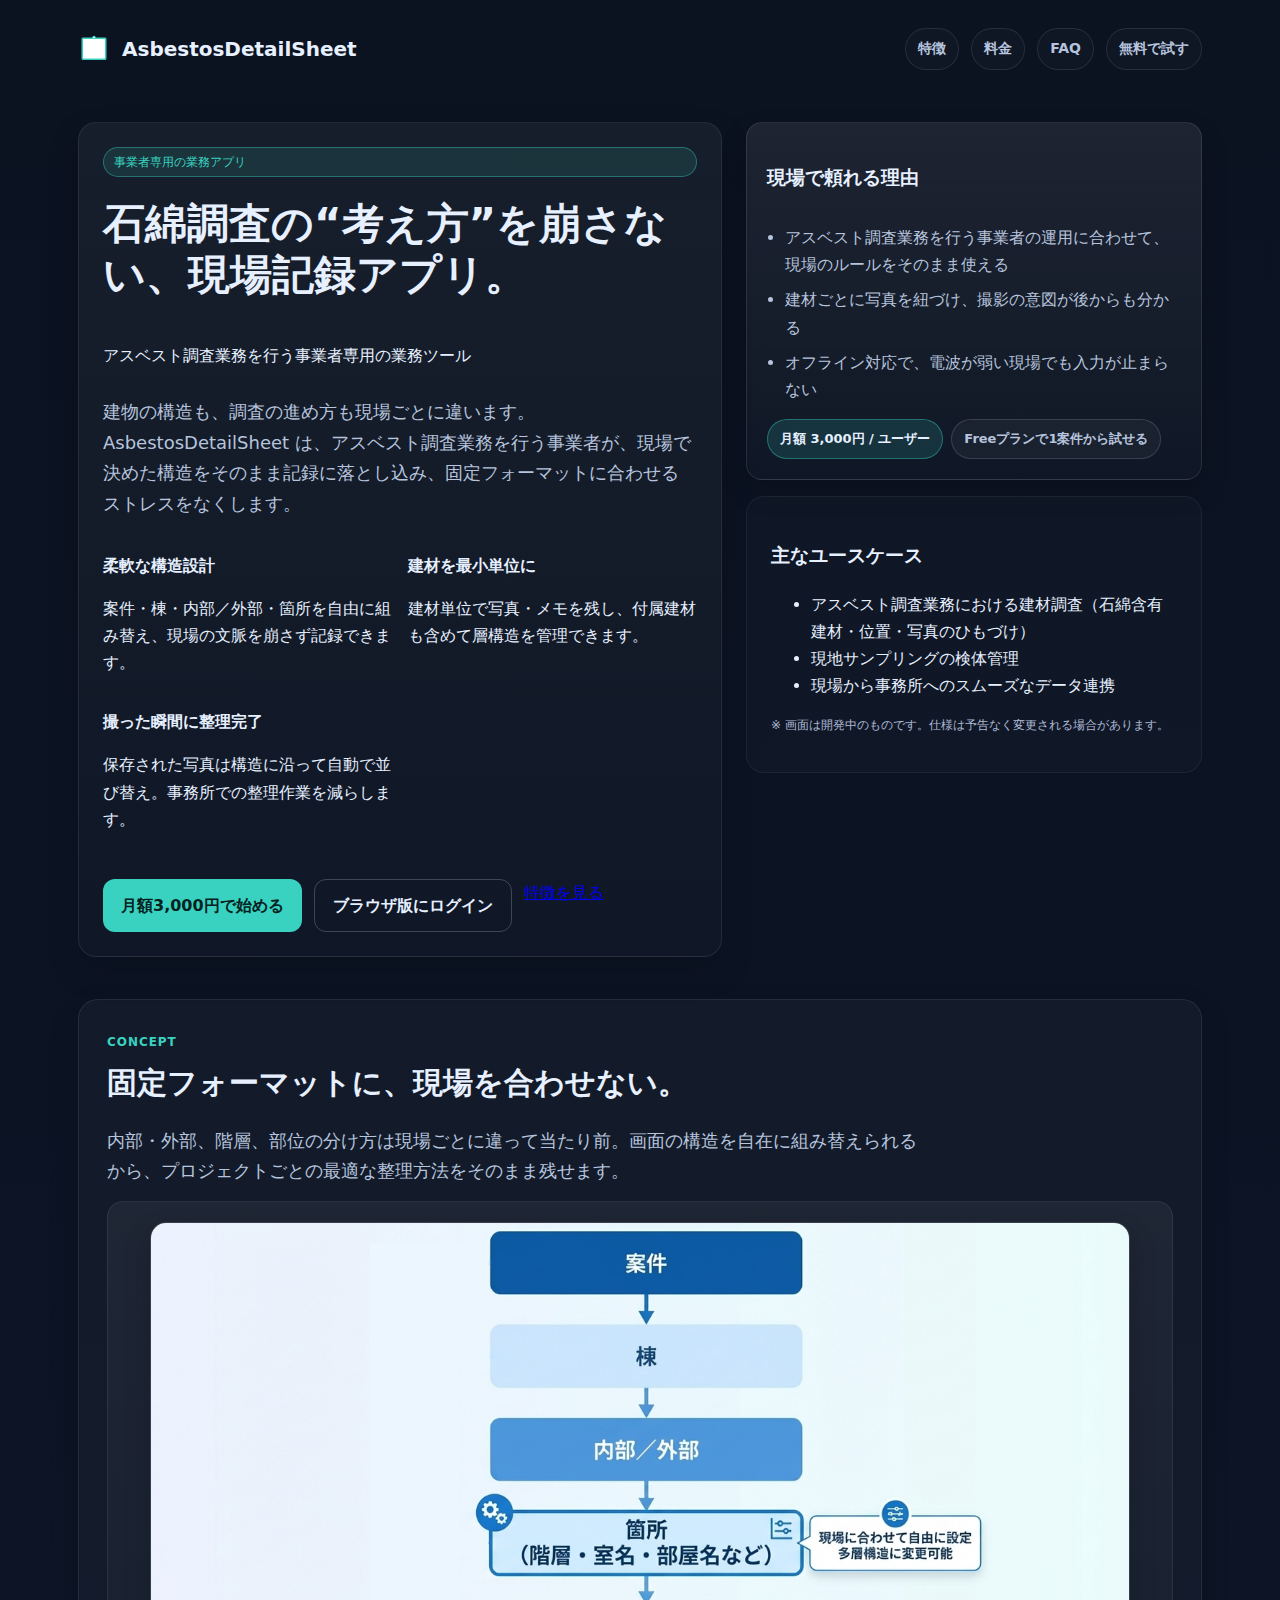
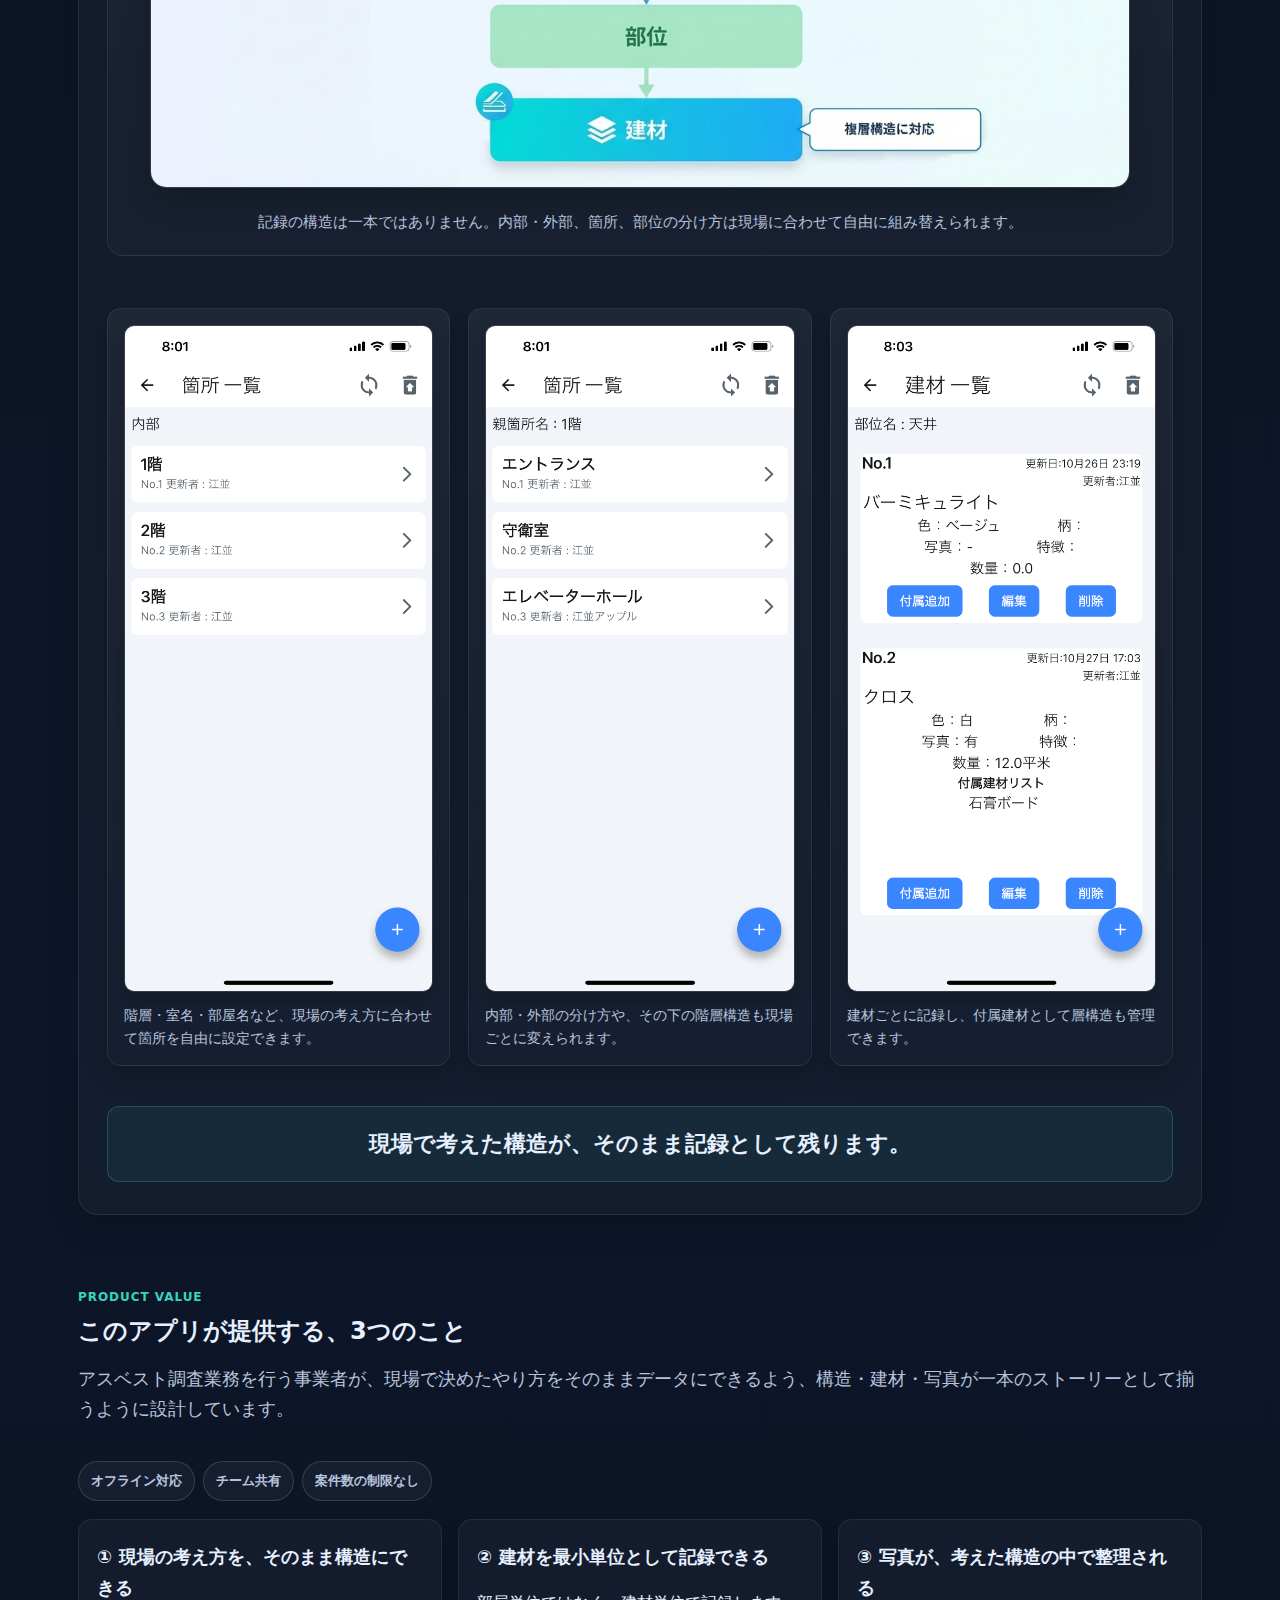
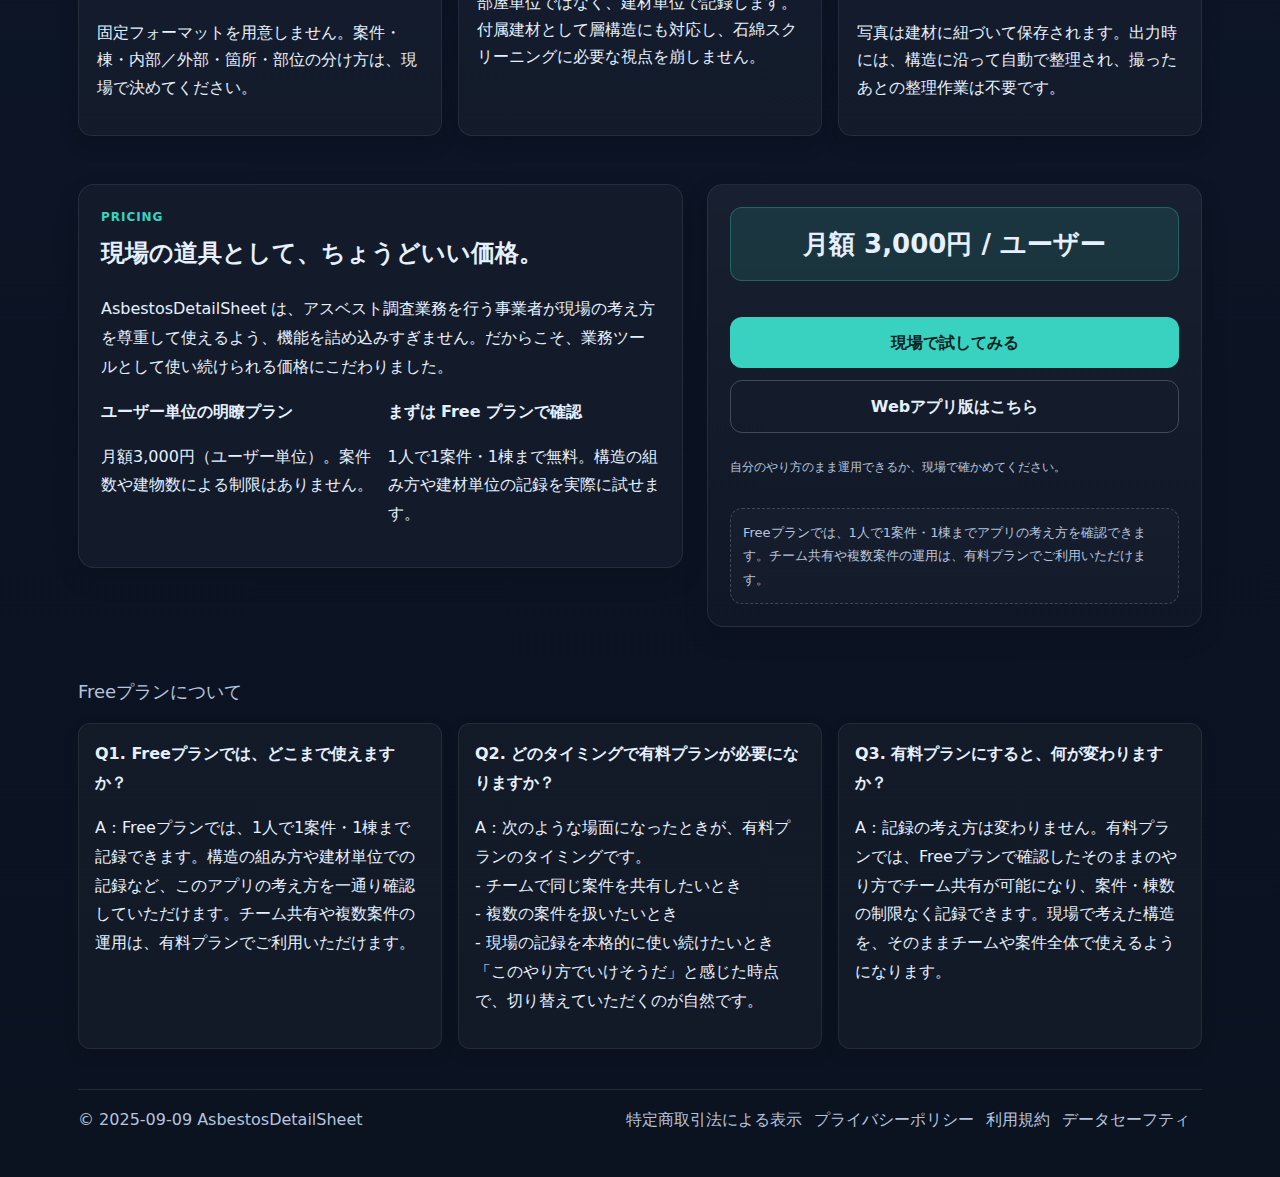
<file: index.html>
<!doctype html><html lang="ja"><head>
<meta charset="utf-8"><meta name="viewport" content="width=device-width, initial-scale=1">
<title>AsbestosDetailSheet | アスベスト調査業務を行う事業者専用の業務ツール</title>
<meta name="description" content="AsbestosDetailSheet は、アスベスト調査業務を行う事業者専用の業務ツールです。オフライン対応・チーム利用で、現場記録から事務所連携までを支援します。">
<link rel="canonical" href="https://asb-screening.com/">
<meta property="og:type" content="website">
<meta property="og:site_name" content="AsbestosDetailSheet">
<meta property="og:title" content="AsbestosDetailSheet">
<meta property="og:description" content="アスベスト調査業務を行う事業者専用の業務ツール。調査・記録・写真管理をスマートに。">
<meta property="og:url" content="https://asb-screening.com/">
<meta property="og:image" content="https://asb-screening.com/assets/ogp.png">
<meta property="og:image:width" content="1200"><meta property="og:image:height" content="630">
<meta name="twitter:card" content="summary_large_image">
<link rel="icon" href="/favicon.ico">
<link rel="apple-touch-icon" href="/apple-touch-icon.png">
<link rel="manifest" href="/site.webmanifest">
<link rel="stylesheet" href="/styles.css">
</head><body>
<div class="container"><header class="header">
  <a class="logo" href="/"><img src="/assets/logo.svg" alt="AsbestosDetailSheet" width="32" height="32">AsbestosDetailSheet</a>
  <nav class="nav"><a href="#features">特徴</a><a href="#pricing">料金</a><a href="#faq">FAQ</a><a href="#cta">無料で試す</a></nav>
</header>
<section class="hero">
  <div class="hero-copy card">
    <span class="badge">事業者専用の業務アプリ</span>
    <h1 class="h1">石綿調査の“考え方”を崩さない、現場記録アプリ。</h1>
    <p class="hero-subtitle">アスベスト調査業務を行う事業者専用の業務ツール</p>
    <p class="lead">建物の構造も、調査の進め方も現場ごとに違います。AsbestosDetailSheet は、アスベスト調査業務を行う事業者が、現場で決めた構造をそのまま記録に落とし込み、固定フォーマットに合わせるストレスをなくします。</p>
    <div class="hero-points">
      <div>
        <div class="hero-label">柔軟な構造設計</div>
        <p>案件・棟・内部／外部・箇所を自由に組み替え、現場の文脈を崩さず記録できます。</p>
      </div>
      <div>
        <div class="hero-label">建材を最小単位に</div>
        <p>建材単位で写真・メモを残し、付属建材も含めて層構造を管理できます。</p>
      </div>
      <div>
        <div class="hero-label">撮った瞬間に整理完了</div>
        <p>保存された写真は構造に沿って自動で並び替え。事務所での整理作業を減らします。</p>
      </div>
    </div>
    <div class="cta"><a class="btn" href="#pricing">月額3,000円で始める</a><a class="btn secondary" href="https://app.asb-screening.com/login" target="_blank" rel="noopener noreferrer">ブラウザ版にログイン</a><a class="text-link" href="#features">特徴を見る</a></div>
  </div>
  <div class="hero-rail">
    <div class="info-card">
      <h3>現場で頼れる理由</h3>
      <ul>
        <li>アスベスト調査業務を行う事業者の運用に合わせて、現場のルールをそのまま使える</li>
        <li>建材ごとに写真を紐づけ、撮影の意図が後からも分かる</li>
        <li>オフライン対応で、電波が弱い現場でも入力が止まらない</li>
      </ul>
      <div class="pill-row">
        <span class="pill">月額 3,000円 / ユーザー</span>
        <span class="pill ghost">Freeプランで1案件から試せる</span>
      </div>
    </div>
    <div class="card quiet-card">
      <h3>主なユースケース</h3>
      <ul>
        <li>アスベスト調査業務における建材調査（石綿含有建材・位置・写真のひもづけ）</li>
        <li>現地サンプリングの検体管理</li>
        <li>現場から事務所へのスムーズなデータ連携</li>
      </ul>
      <p class="notice">※ 画面は開発中のものです。仕様は予告なく変更される場合があります。</p>
    </div>
  </div>
</section>
<section class="diagram-section">
  <div class="diagram-shell">
    <div class="diagram-heading">
      <p class="eyebrow">Concept</p>
      <h2>固定フォーマットに、現場を合わせない。</h2>
      <p class="lead">内部・外部、階層、部位の分け方は現場ごとに違って当たり前。画面の構造を自在に組み替えられるから、プロジェクトごとの最適な整理方法をそのまま残せます。</p>
    </div>
    <div class="concept-wrap">
      <figure class="concept-figure">
        <div class="concept-images">
          <picture>
            <source media="(max-width: 700px)" srcset="/assets/one_draw_phone.png">
            <img src="/assets/one_draw.png" alt="現場の構造を自由に組み替えられる図解" class="concept-main">
          </picture>
        </div>
        <figcaption>記録の構造は一本ではありません。内部・外部、箇所、部位の分け方は現場に合わせて自由に組み替えられます。</figcaption>
      </figure>
    </div>
    <div class="screens">
      <div class="screens-grid">
        <figure class="screen-card">
          <img src="/assets/point_parent.PNG" alt="箇所の階層設定画面">
          <figcaption>階層・室名・部屋名など、現場の考え方に合わせて箇所を自由に設定できます。</figcaption>
        </figure>
        <figure class="screen-card">
          <img src="/assets/point_child.PNG" alt="内部外部の分け方を設定する画面">
          <figcaption>内部・外部の分け方や、その下の階層構造も現場ごとに変えられます。</figcaption>
        </figure>
        <figure class="screen-card">
          <img src="/assets/build_material.PNG" alt="建材ごとの記録画面">
          <figcaption>建材ごとに記録し、付属建材として層構造も管理できます。</figcaption>
        </figure>
      </div>
    </div>
    <div class="diagram-closing">現場で考えた構造が、そのまま記録として残ります。</div>
</div>
</section>
<section id="features" class="three-things">
  <div class="section-top">
    <div>
      <p class="eyebrow">Product Value</p>
      <h2>このアプリが提供する、3つのこと</h2>
      <p class="lead">アスベスト調査業務を行う事業者が、現場で決めたやり方をそのままデータにできるよう、構造・建材・写真が一本のストーリーとして揃うように設計しています。</p>
    </div>
    <div class="pill-row">
      <span class="pill ghost">オフライン対応</span>
      <span class="pill ghost">チーム共有</span>
      <span class="pill ghost">案件数の制限なし</span>
    </div>
  </div>
  <div class="three-grid">
    <div class="feature-card">
      <h3>① 現場の考え方を、そのまま構造にできる</h3>
      <p>固定フォーマットを用意しません。案件・棟・内部／外部・箇所・部位の分け方は、現場で決めてください。</p>
    </div>
    <div class="feature-card">
      <h3>② 建材を最小単位として記録できる</h3>
      <p>部屋単位ではなく、建材単位で記録します。付属建材として層構造にも対応し、石綿スクリーニングに必要な視点を崩しません。</p>
    </div>
    <div class="feature-card">
      <h3>③ 写真が、考えた構造の中で整理される</h3>
      <p>写真は建材に紐づいて保存されます。出力時には、構造に沿って自動で整理され、撮ったあとの整理作業は不要です。</p>
    </div>
  </div>
</section>
<section id="pricing" class="pricing-shell">
  <div class="pricing-copy">
    <p class="eyebrow">Pricing</p>
    <h2>現場の道具として、ちょうどいい価格。</h2>
    <p>AsbestosDetailSheet は、アスベスト調査業務を行う事業者が現場の考え方を尊重して使えるよう、機能を詰め込みすぎません。だからこそ、業務ツールとして使い続けられる価格にこだわりました。</p>
    <div class="price-points">
      <div>
        <h4>ユーザー単位の明瞭プラン</h4>
        <p>月額3,000円（ユーザー単位）。案件数や建物数による制限はありません。</p>
      </div>
      <div>
        <h4>まずは Free プランで確認</h4>
        <p>1人で1案件・1棟まで無料。構造の組み方や建材単位の記録を実際に試せます。</p>
      </div>
    </div>
  </div>
  <div class="pricing-card">
    <div class="price-label">月額 3,000円 / ユーザー</div>
    <div class="cta vertical"><a class="btn" href="#cta" id="cta">現場で試してみる</a><a class="btn secondary" href="https://app.asb-screening.com/login" target="_blank" rel="noopener noreferrer">Webアプリ版はこちら</a><p class="small">自分のやり方のまま運用できるか、現場で確かめてください。</p></div>
    <div class="free-note">Freeプランでは、1人で1案件・1棟までアプリの考え方を確認できます。チーム共有や複数案件の運用は、有料プランでご利用いただけます。</div>
  </div>
</section>
<section id="faq" class="faq">
  <div class="faq-heading">Freeプランについて</div>
  <div class="q"><strong>Q1. Freeプランでは、どこまで使えますか？</strong><p>A：Freeプランでは、1人で1案件・1棟まで記録できます。構造の組み方や建材単位での記録など、このアプリの考え方を一通り確認していただけます。チーム共有や複数案件の運用は、有料プランでご利用いただけます。</p></div>
  <div class="q"><strong>Q2. どのタイミングで有料プランが必要になりますか？</strong><p>A：次のような場面になったときが、有料プランのタイミングです。<br>- チームで同じ案件を共有したいとき<br>- 複数の案件を扱いたいとき<br>- 現場の記録を本格的に使い続けたいとき<br>「このやり方でいけそうだ」と感じた時点で、切り替えていただくのが自然です。</p></div>
  <div class="q"><strong>Q3. 有料プランにすると、何が変わりますか？</strong><p>A：記録の考え方は変わりません。有料プランでは、Freeプランで確認したそのままのやり方でチーム共有が可能になり、案件・棟数の制限なく記録できます。現場で考えた構造を、そのままチームや案件全体で使えるようになります。</p></div>
</section>
<footer class="footer"><div>© 2025-09-09 AsbestosDetailSheet</div>
  <div><a href="/tokutei.html">特定商取引法による表示</a><a href="/privacy.html">プライバシーポリシー</a><a href="/terms.html">利用規約</a><a href="/data-safety.html">データセーフティ</a></div>
</footer></div>
<script defer src="https://static.cloudflareinsights.com/beacon.min.js" data-cf-beacon='{"token":"YOUR_TOKEN"}'></script>
</body></html>
</file>
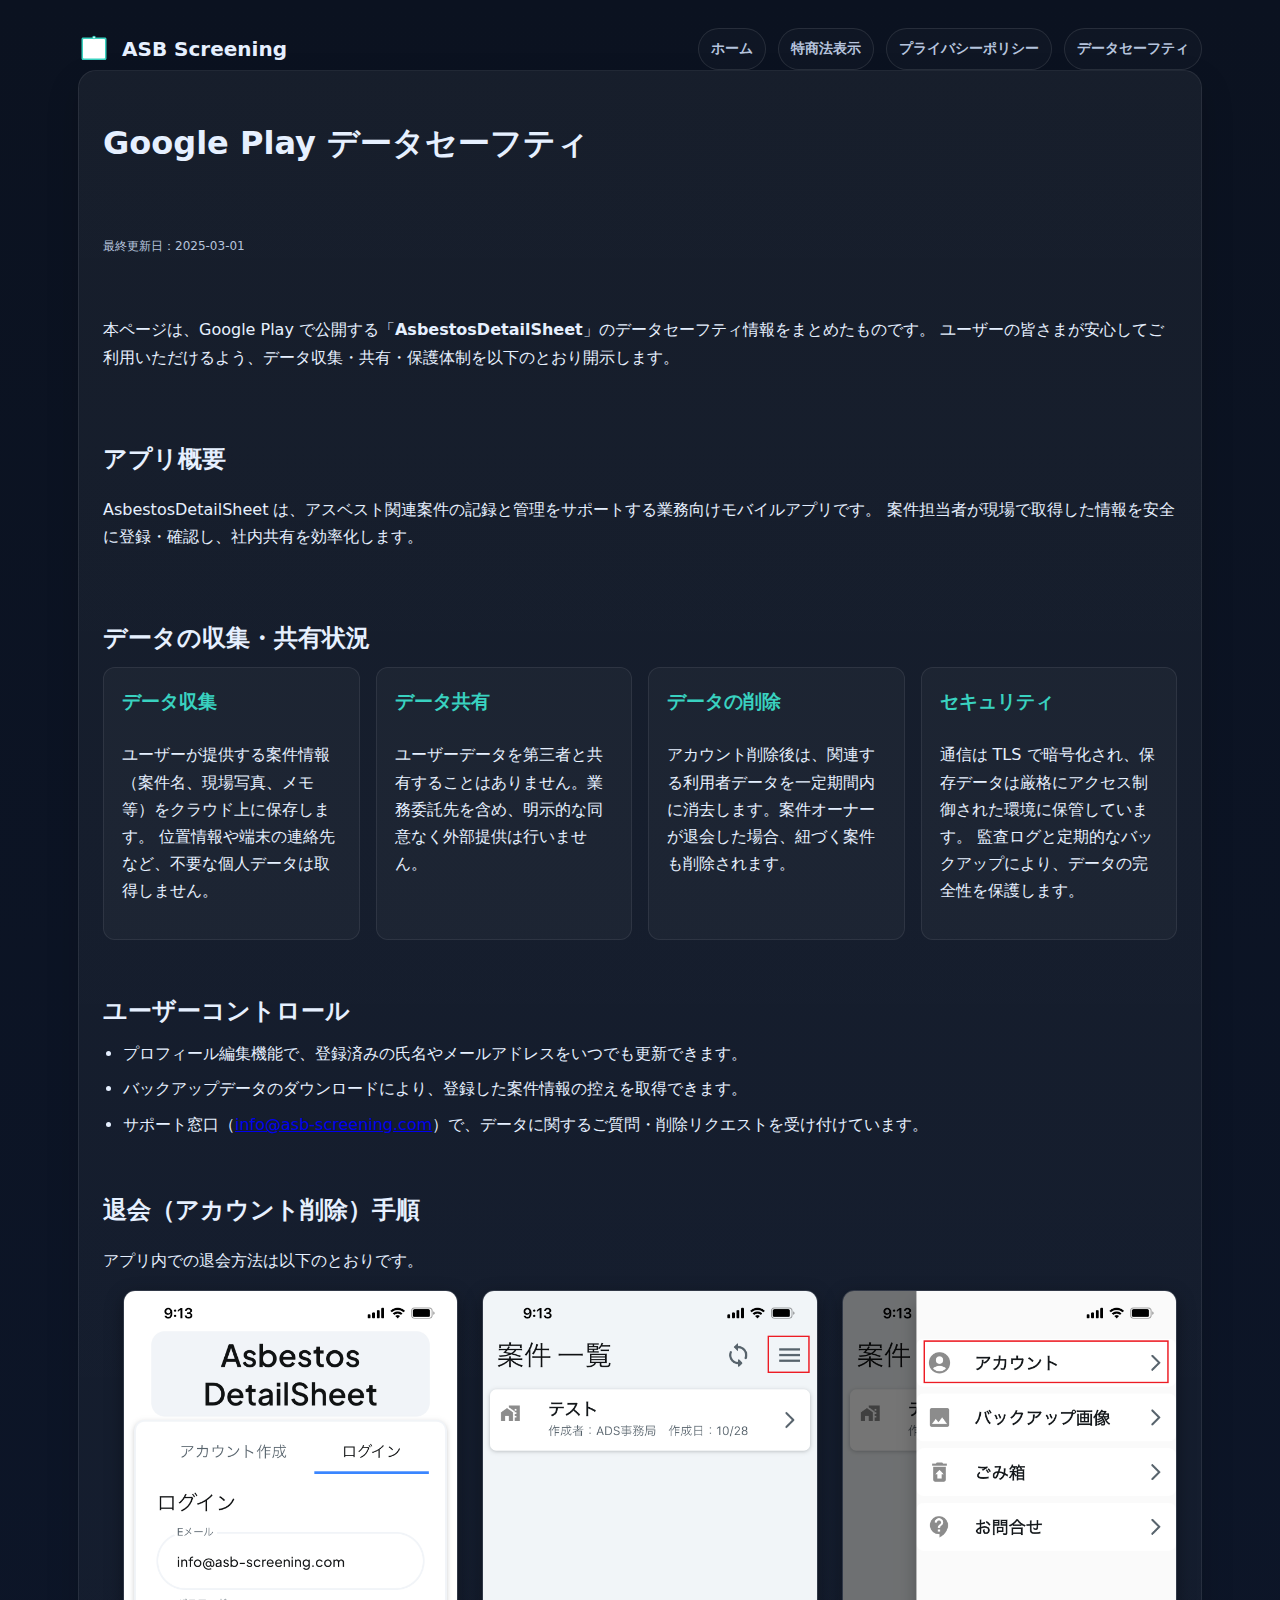
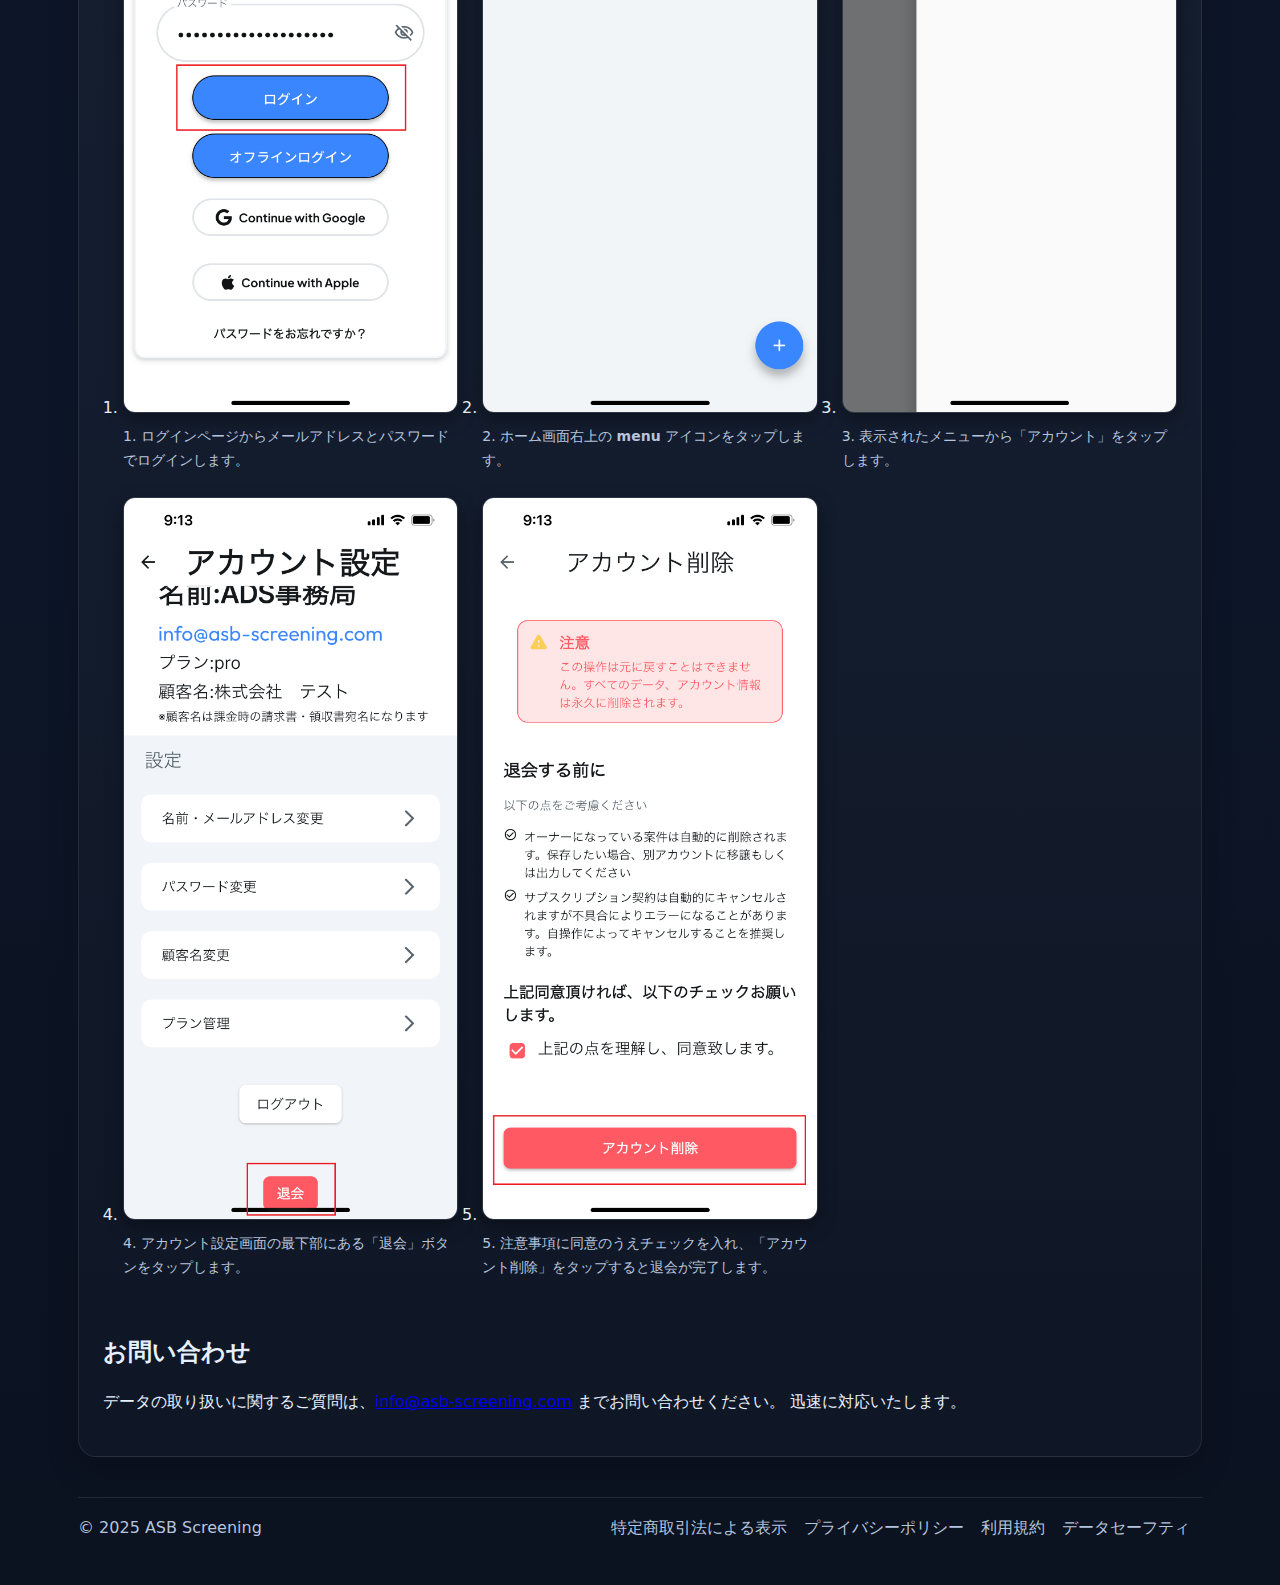
<file: data-safety.html>
<!doctype html>
<html lang="ja">
<head>
  <meta charset="utf-8">
  <meta name="viewport" content="width=device-width, initial-scale=1">
  <title>Google Play データセーフティ | ASB Screening</title>
  <meta name="description" content="AsbestosDetailSheet の Google Play データセーフティ情報とアカウント削除手順を掲載しています。">
  <link rel="canonical" href="https://asb-screening.com/data-safety.html">
  <meta property="og:type" content="website">
  <meta property="og:title" content="ASB Screening データセーフティ">
  <meta property="og:description" content="AsbestosDetailSheet のデータ取り扱い方針とアカウント削除手順を確認できます。">
  <meta property="og:url" content="https://asb-screening.com/data-safety.html">
  <link rel="icon" href="/assets/logo.svg" type="image/svg+xml">
  <link rel="stylesheet" href="/styles.css">
</head>
<body>
  <div class="container">
    <header class="header">
      <a class="logo" href="/"><img src="/assets/logo.svg" width="32" height="32" alt="ASB">ASB Screening</a>
      <nav class="nav">
        <a href="/">ホーム</a>
        <a href="/tokutei.html">特商法表示</a>
        <a href="/privacy.html">プライバシーポリシー</a>
        <a href="/data-safety.html" aria-current="page">データセーフティ</a>
      </nav>
    </header>

    <main class="card safety">
      <h1>Google Play データセーフティ</h1>
      <p class="small">最終更新日：2025-03-01</p>
      <p>本ページは、Google Play で公開する「<strong>AsbestosDetailSheet</strong>」のデータセーフティ情報をまとめたものです。
        ユーザーの皆さまが安心してご利用いただけるよう、データ収集・共有・保護体制を以下のとおり開示します。</p>

      <section class="safety-section">
        <h2>アプリ概要</h2>
        <p>AsbestosDetailSheet は、アスベスト関連案件の記録と管理をサポートする業務向けモバイルアプリです。
          案件担当者が現場で取得した情報を安全に登録・確認し、社内共有を効率化します。</p>
      </section>

      <section class="safety-section">
        <h2>データの収集・共有状況</h2>
        <div class="safety-grid">
          <article class="safety-card">
            <h3>データ収集</h3>
            <p>ユーザーが提供する案件情報（案件名、現場写真、メモ等）をクラウド上に保存します。
              位置情報や端末の連絡先など、不要な個人データは取得しません。</p>
          </article>
          <article class="safety-card">
            <h3>データ共有</h3>
            <p>ユーザーデータを第三者と共有することはありません。業務委託先を含め、明示的な同意なく外部提供は行いません。</p>
          </article>
          <article class="safety-card">
            <h3>データの削除</h3>
            <p>アカウント削除後は、関連する利用者データを一定期間内に消去します。案件オーナーが退会した場合、紐づく案件も削除されます。</p>
          </article>
          <article class="safety-card">
            <h3>セキュリティ</h3>
            <p>通信は TLS で暗号化され、保存データは厳格にアクセス制御された環境に保管しています。
              監査ログと定期的なバックアップにより、データの完全性を保護します。</p>
          </article>
        </div>
      </section>

      <section class="safety-section">
        <h2>ユーザーコントロール</h2>
        <ul class="safety-list">
          <li>プロフィール編集機能で、登録済みの氏名やメールアドレスをいつでも更新できます。</li>
          <li>バックアップデータのダウンロードにより、登録した案件情報の控えを取得できます。</li>
          <li>サポート窓口（<a href="mailto:info@asb-screening.com">info@asb-screening.com</a>）で、データに関するご質問・削除リクエストを受け付けています。</li>
        </ul>
      </section>

      <section class="safety-section" id="account-deletion">
        <h2>退会（アカウント削除）手順</h2>
        <p>アプリ内での退会方法は以下のとおりです。</p>
        <ol class="step-list">
          <li>
            <figure>
              <img src="/assets/01_login.PNG" width="360" height="640" loading="lazy" alt="ログイン画面でメールアドレスとパスワードを入力し、ログインボタンをタップする画面">
              <figcaption>1. ログインページからメールアドレスとパスワードでログインします。</figcaption>
            </figure>
          </li>
          <li>
            <figure>
              <img src="/assets/02_home.PNG" width="360" height="640" loading="lazy" alt="ホーム画面右上のメニューアイコンを強調表示した画面">
              <figcaption>2. ホーム画面右上の <span class="bold">menu</span> アイコンをタップします。</figcaption>
            </figure>
          </li>
          <li>
            <figure>
              <img src="/assets/03_homemenu.PNG" width="360" height="640" loading="lazy" alt="メニューからアカウントを選択する画面">
              <figcaption>3. 表示されたメニューから「アカウント」をタップします。</figcaption>
            </figure>
          </li>
          <li>
            <figure>
              <img src="/assets/04_account.PNG" width="360" height="640" loading="lazy" alt="アカウント設定ページの退会ボタンを示す画面">
              <figcaption>4. アカウント設定画面の最下部にある「退会」ボタンをタップします。</figcaption>
            </figure>
          </li>
          <li>
            <figure>
              <img src="/assets/05_deleteMyAccount.PNG" width="360" height="640" loading="lazy" alt="退会ページで同意にチェックを入れてアカウント削除する画面">
              <figcaption>5. 注意事項に同意のうえチェックを入れ、「アカウント削除」をタップすると退会が完了します。</figcaption>
            </figure>
          </li>
        </ol>
      </section>

      <section class="safety-section">
        <h2>お問い合わせ</h2>
        <p>データの取り扱いに関するご質問は、<a href="mailto:info@asb-screening.com">info@asb-screening.com</a> までお問い合わせください。
          迅速に対応いたします。</p>
      </section>
    </main>

    <footer class="footer">
      <div>© 2025 ASB Screening</div>
      <div>
        <a href="/tokutei.html">特定商取引法による表示</a>
        <a href="/privacy.html">プライバシーポリシー</a>
        <a href="/terms.html">利用規約</a>
        <a href="/data-safety.html" aria-current="page">データセーフティ</a>
      </div>
    </footer>
  </div>

  <script defer src="https://static.cloudflareinsights.com/beacon.min.js"
          data-cf-beacon='{"token":"YOUR_TOKEN"}'></script>
</body>
</html>
</file>
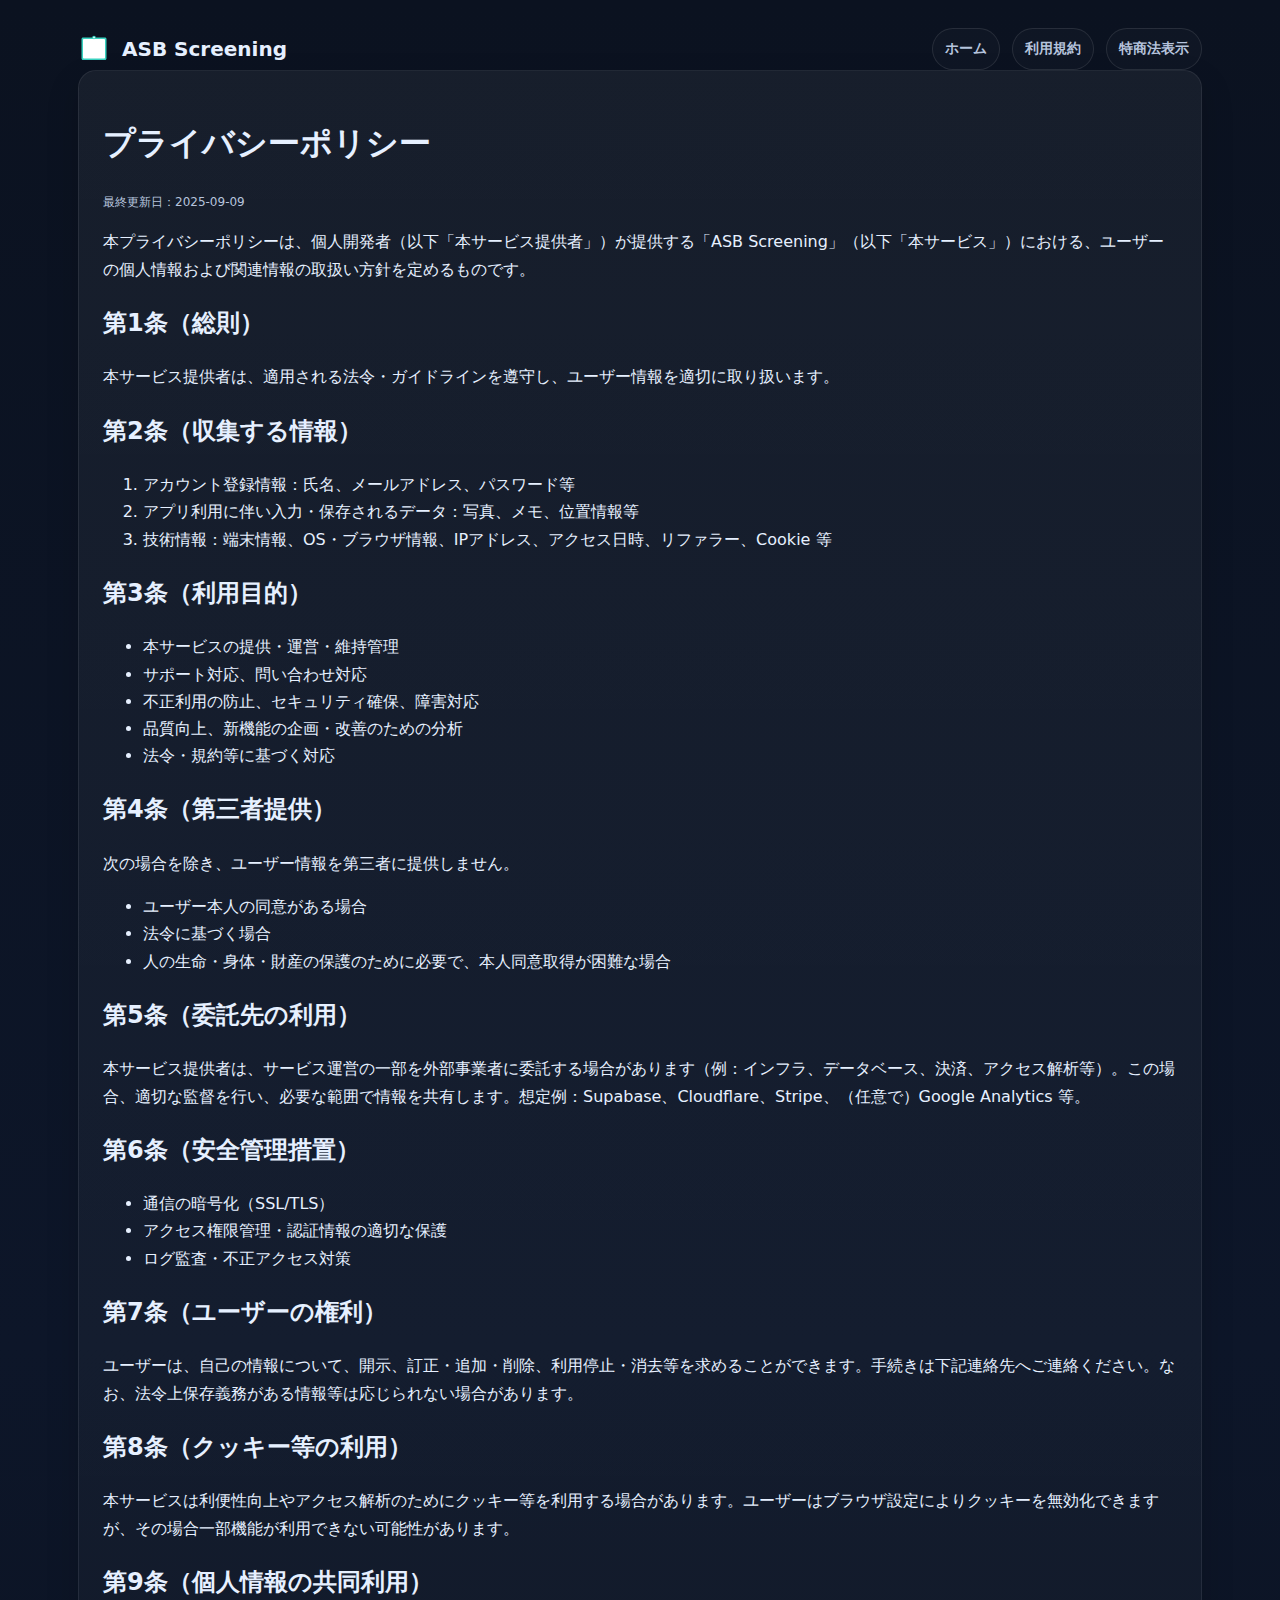
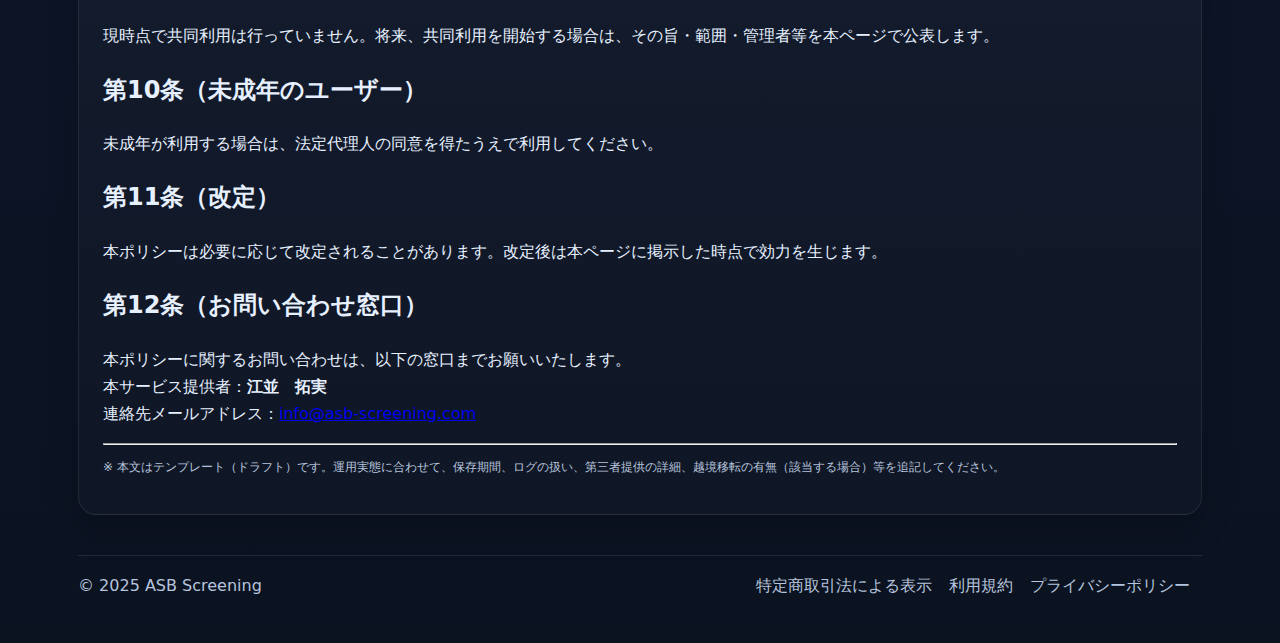
<file: privacy.html>
<!doctype html>
<html lang="ja">
<head>
  <meta charset="utf-8">
  <meta name="viewport" content="width=device-width, initial-scale=1">
  <title>プライバシーポリシー | ASB Screening</title>
  <meta name="description" content="ASB Screening のプライバシーポリシーです。">
  <link rel="canonical" href="https://asb-screening.com/privacy.html">
  <meta property="og:type" content="website">
  <meta property="og:title" content="ASB Screening プライバシーポリシー">
  <meta property="og:description" content="ASB Screening のプライバシーポリシーです。">
  <meta property="og:url" content="https://asb-screening.com/privacy.html">
  <link rel="icon" href="/assets/logo.svg" type="image/svg+xml">
  <link rel="stylesheet" href="/styles.css">
</head>
<body>
  <div class="container">
    <header class="header">
      <a class="logo" href="/"><img src="/assets/logo.svg" width="32" height="32" alt="ASB">ASB Screening</a>
      <nav class="nav">
        <a href="/">ホーム</a>
        <a href="/terms.html">利用規約</a>
        <a href="/tokutei.html">特商法表示</a>
      </nav>
    </header>

    <main class="card">
      <h1>プライバシーポリシー</h1>
      <p class="small">最終更新日：2025-09-09</p>
      <p>本プライバシーポリシーは、個人開発者（以下「本サービス提供者」）が提供する「ASB Screening」（以下「本サービス」）における、ユーザーの個人情報および関連情報の取扱い方針を定めるものです。</p>

      <h2>第1条（総則）</h2>
      <p>本サービス提供者は、適用される法令・ガイドラインを遵守し、ユーザー情報を適切に取り扱います。</p>

      <h2>第2条（収集する情報）</h2>
      <ol>
        <li>アカウント登録情報：氏名、メールアドレス、パスワード等</li>
        <li>アプリ利用に伴い入力・保存されるデータ：写真、メモ、位置情報等</li>
        <li>技術情報：端末情報、OS・ブラウザ情報、IPアドレス、アクセス日時、リファラー、Cookie 等</li>
      </ol>

      <h2>第3条（利用目的）</h2>
      <ul>
        <li>本サービスの提供・運営・維持管理</li>
        <li>サポート対応、問い合わせ対応</li>
        <li>不正利用の防止、セキュリティ確保、障害対応</li>
        <li>品質向上、新機能の企画・改善のための分析</li>
        <li>法令・規約等に基づく対応</li>
      </ul>

      <h2>第4条（第三者提供）</h2>
      <p>次の場合を除き、ユーザー情報を第三者に提供しません。</p>
      <ul>
        <li>ユーザー本人の同意がある場合</li>
        <li>法令に基づく場合</li>
        <li>人の生命・身体・財産の保護のために必要で、本人同意取得が困難な場合</li>
      </ul>

      <h2>第5条（委託先の利用）</h2>
      <p>本サービス提供者は、サービス運営の一部を外部事業者に委託する場合があります（例：インフラ、データベース、決済、アクセス解析等）。この場合、適切な監督を行い、必要な範囲で情報を共有します。想定例：Supabase、Cloudflare、Stripe、（任意で）Google Analytics 等。</p>

      <h2>第6条（安全管理措置）</h2>
      <ul>
        <li>通信の暗号化（SSL/TLS）</li>
        <li>アクセス権限管理・認証情報の適切な保護</li>
        <li>ログ監査・不正アクセス対策</li>
      </ul>

      <h2>第7条（ユーザーの権利）</h2>
      <p>ユーザーは、自己の情報について、開示、訂正・追加・削除、利用停止・消去等を求めることができます。手続きは下記連絡先へご連絡ください。なお、法令上保存義務がある情報等は応じられない場合があります。</p>

      <h2>第8条（クッキー等の利用）</h2>
      <p>本サービスは利便性向上やアクセス解析のためにクッキー等を利用する場合があります。ユーザーはブラウザ設定によりクッキーを無効化できますが、その場合一部機能が利用できない可能性があります。</p>

      <h2>第9条（個人情報の共同利用）</h2>
      <p>現時点で共同利用は行っていません。将来、共同利用を開始する場合は、その旨・範囲・管理者等を本ページで公表します。</p>

      <h2>第10条（未成年のユーザー）</h2>
      <p>未成年が利用する場合は、法定代理人の同意を得たうえで利用してください。</p>

      <h2>第11条（改定）</h2>
      <p>本ポリシーは必要に応じて改定されることがあります。改定後は本ページに掲示した時点で効力を生じます。</p>

      <h2>第12条（お問い合わせ窓口）</h2>
      <p>本ポリシーに関するお問い合わせは、以下の窓口までお願いいたします。<br>
        本サービス提供者：<strong>江並　拓実</strong><br>
        連絡先メールアドレス：<a href="mailto:info@asb-screening.com">info@asb-screening.com</a>
      </p>

      <hr>
      <p class="small">※ 本文はテンプレート（ドラフト）です。運用実態に合わせて、保存期間、ログの扱い、第三者提供の詳細、越境移転の有無（該当する場合）等を追記してください。</p>
    </main>

    <footer class="footer">
      <div>© 2025 ASB Screening</div>
      <div>
        <a href="/tokutei.html">特定商取引法による表示</a>
        <a href="/terms.html">利用規約</a>
        <a href="/privacy.html" aria-current="page">プライバシーポリシー</a>
      </div>
    </footer>
  </div>

  <!-- （任意）Cloudflare Web Analytics。運用時は token を差し替え -->
  <script defer src="https://static.cloudflareinsights.com/beacon.min.js"
          data-cf-beacon='{"token":"YOUR_TOKEN"}'></script>
</body>
</html>
</file>
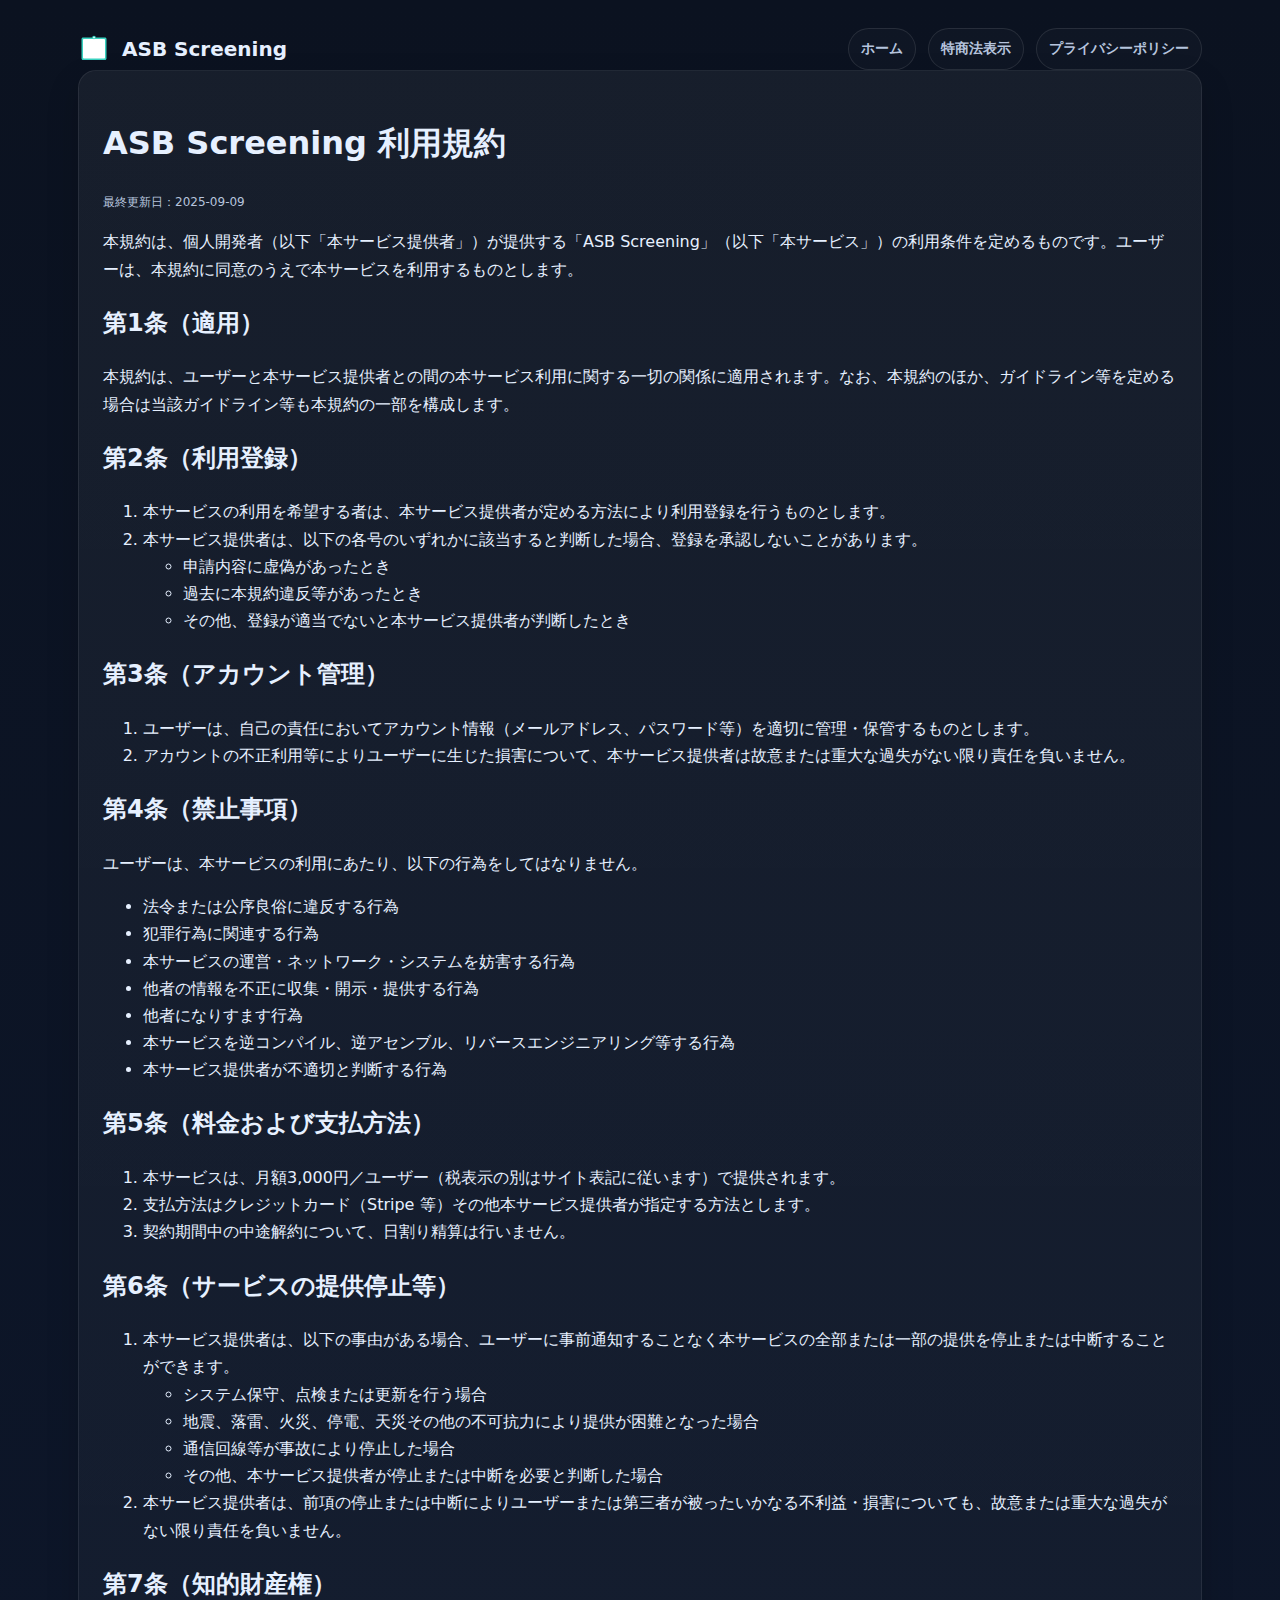
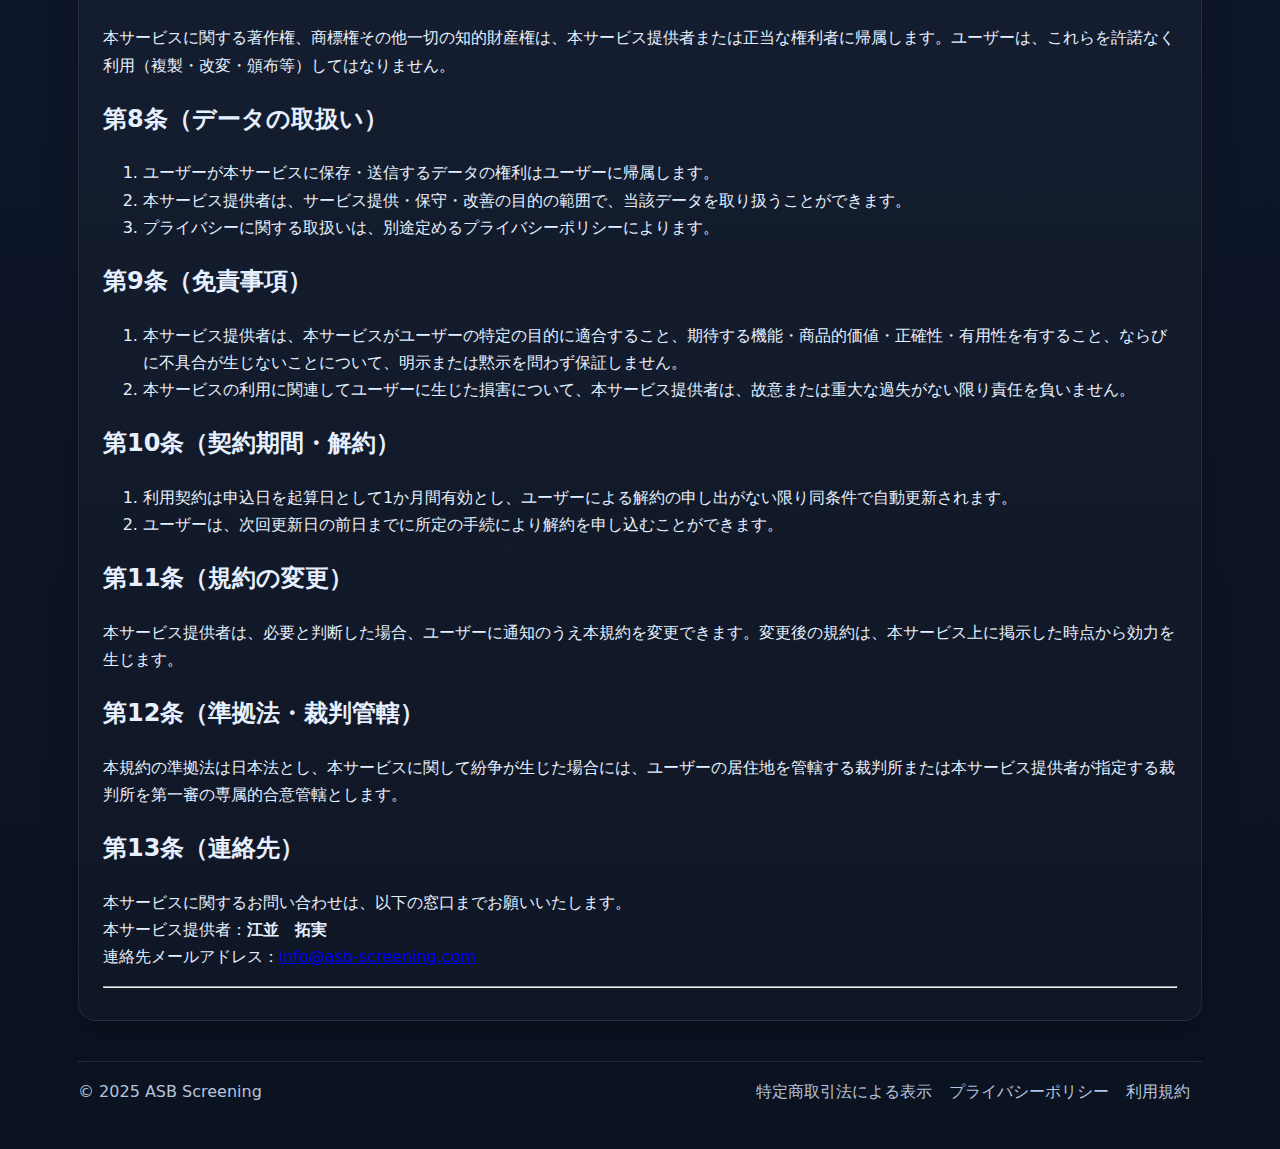
<file: terms.html>
<!doctype html>
<html lang="ja">
<head>
  <meta charset="utf-8">
  <meta name="viewport" content="width=device-width, initial-scale=1">
  <title>利用規約 | ASB Screening</title>
  <meta name="description" content="ASB Screening の利用規約ページです。">
  <link rel="canonical" href="https://asb-screening.com/terms.html">
  <meta property="og:type" content="website">
  <meta property="og:title" content="ASB Screening 利用規約">
  <meta property="og:description" content="ASB Screening の利用規約ページです。">
  <meta property="og:url" content="https://asb-screening.com/terms.html">
  <link rel="icon" href="/assets/logo.svg" type="image/svg+xml">
  <link rel="stylesheet" href="/styles.css">
</head>
<body>
  <div class="container">
    <header class="header">
      <a class="logo" href="/"><img src="/assets/logo.svg" width="32" height="32" alt="ASB">ASB Screening</a>
      <nav class="nav">
        <a href="/">ホーム</a>
        <a href="/tokutei.html">特商法表示</a>
        <a href="/privacy.html">プライバシーポリシー</a>
      </nav>
    </header>

    <main class="card">
      <h1>ASB Screening 利用規約</h1>
      <p class="small">最終更新日：2025-09-09</p>
      <p>本規約は、個人開発者（以下「本サービス提供者」）が提供する「ASB Screening」（以下「本サービス」）の利用条件を定めるものです。ユーザーは、本規約に同意のうえで本サービスを利用するものとします。</p>

      <h2>第1条（適用）</h2>
      <p>本規約は、ユーザーと本サービス提供者との間の本サービス利用に関する一切の関係に適用されます。なお、本規約のほか、ガイドライン等を定める場合は当該ガイドライン等も本規約の一部を構成します。</p>

      <h2>第2条（利用登録）</h2>
      <ol>
        <li>本サービスの利用を希望する者は、本サービス提供者が定める方法により利用登録を行うものとします。</li>
        <li>本サービス提供者は、以下の各号のいずれかに該当すると判断した場合、登録を承認しないことがあります。
          <ul>
            <li>申請内容に虚偽があったとき</li>
            <li>過去に本規約違反等があったとき</li>
            <li>その他、登録が適当でないと本サービス提供者が判断したとき</li>
          </ul>
        </li>
      </ol>

      <h2>第3条（アカウント管理）</h2>
      <ol>
        <li>ユーザーは、自己の責任においてアカウント情報（メールアドレス、パスワード等）を適切に管理・保管するものとします。</li>
        <li>アカウントの不正利用等によりユーザーに生じた損害について、本サービス提供者は故意または重大な過失がない限り責任を負いません。</li>
      </ol>

      <h2>第4条（禁止事項）</h2>
      <p>ユーザーは、本サービスの利用にあたり、以下の行為をしてはなりません。</p>
      <ul>
        <li>法令または公序良俗に違反する行為</li>
        <li>犯罪行為に関連する行為</li>
        <li>本サービスの運営・ネットワーク・システムを妨害する行為</li>
        <li>他者の情報を不正に収集・開示・提供する行為</li>
        <li>他者になりすます行為</li>
        <li>本サービスを逆コンパイル、逆アセンブル、リバースエンジニアリング等する行為</li>
        <li>本サービス提供者が不適切と判断する行為</li>
      </ul>

      <h2>第5条（料金および支払方法）</h2>
      <ol>
        <li>本サービスは、月額3,000円／ユーザー（税表示の別はサイト表記に従います）で提供されます。</li>
        <li>支払方法はクレジットカード（Stripe 等）その他本サービス提供者が指定する方法とします。</li>
        <li>契約期間中の中途解約について、日割り精算は行いません。</li>
      </ol>

      <h2>第6条（サービスの提供停止等）</h2>
      <ol>
        <li>本サービス提供者は、以下の事由がある場合、ユーザーに事前通知することなく本サービスの全部または一部の提供を停止または中断することができます。
          <ul>
            <li>システム保守、点検または更新を行う場合</li>
            <li>地震、落雷、火災、停電、天災その他の不可抗力により提供が困難となった場合</li>
            <li>通信回線等が事故により停止した場合</li>
            <li>その他、本サービス提供者が停止または中断を必要と判断した場合</li>
          </ul>
        </li>
        <li>本サービス提供者は、前項の停止または中断によりユーザーまたは第三者が被ったいかなる不利益・損害についても、故意または重大な過失がない限り責任を負いません。</li>
      </ol>

      <h2>第7条（知的財産権）</h2>
      <p>本サービスに関する著作権、商標権その他一切の知的財産権は、本サービス提供者または正当な権利者に帰属します。ユーザーは、これらを許諾なく利用（複製・改変・頒布等）してはなりません。</p>

      <h2>第8条（データの取扱い）</h2>
      <ol>
        <li>ユーザーが本サービスに保存・送信するデータの権利はユーザーに帰属します。</li>
        <li>本サービス提供者は、サービス提供・保守・改善の目的の範囲で、当該データを取り扱うことができます。</li>
        <li>プライバシーに関する取扱いは、別途定めるプライバシーポリシーによります。</li>
      </ol>

      <h2>第9条（免責事項）</h2>
      <ol>
        <li>本サービス提供者は、本サービスがユーザーの特定の目的に適合すること、期待する機能・商品的価値・正確性・有用性を有すること、ならびに不具合が生じないことについて、明示または黙示を問わず保証しません。</li>
        <li>本サービスの利用に関連してユーザーに生じた損害について、本サービス提供者は、故意または重大な過失がない限り責任を負いません。</li>
      </ol>

      <h2>第10条（契約期間・解約）</h2>
      <ol>
        <li>利用契約は申込日を起算日として1か月間有効とし、ユーザーによる解約の申し出がない限り同条件で自動更新されます。</li>
        <li>ユーザーは、次回更新日の前日までに所定の手続により解約を申し込むことができます。</li>
      </ol>

      <h2>第11条（規約の変更）</h2>
      <p>本サービス提供者は、必要と判断した場合、ユーザーに通知のうえ本規約を変更できます。変更後の規約は、本サービス上に掲示した時点から効力を生じます。</p>

      <h2>第12条（準拠法・裁判管轄）</h2>
      <p>本規約の準拠法は日本法とし、本サービスに関して紛争が生じた場合には、ユーザーの居住地を管轄する裁判所または本サービス提供者が指定する裁判所を第一審の専属的合意管轄とします。</p>

      <h2>第13条（連絡先）</h2>
      <p>本サービスに関するお問い合わせは、以下の窓口までお願いいたします。<br>
        本サービス提供者：<strong>江並　拓実</strong><br>
        連絡先メールアドレス：<a href="mailto:info@asb-screening.com">info@asb-screening.com</a>
      </p>

      <hr>
    </main>

    <footer class="footer">
      <div>© 2025 ASB Screening</div>
      <div>
        <a href="/tokutei.html">特定商取引法による表示</a>
        <a href="/privacy.html">プライバシーポリシー</a>
        <a href="/terms.html" aria-current="page">利用規約</a>
      </div>
    </footer>
  </div>

  <!-- （任意）Cloudflare Web Analytics。運用時は token を差し替え -->
  <script defer src="https://static.cloudflareinsights.com/beacon.min.js"
          data-cf-beacon='{"token":"YOUR_TOKEN"}'></script>
</body>
</html>
</file>
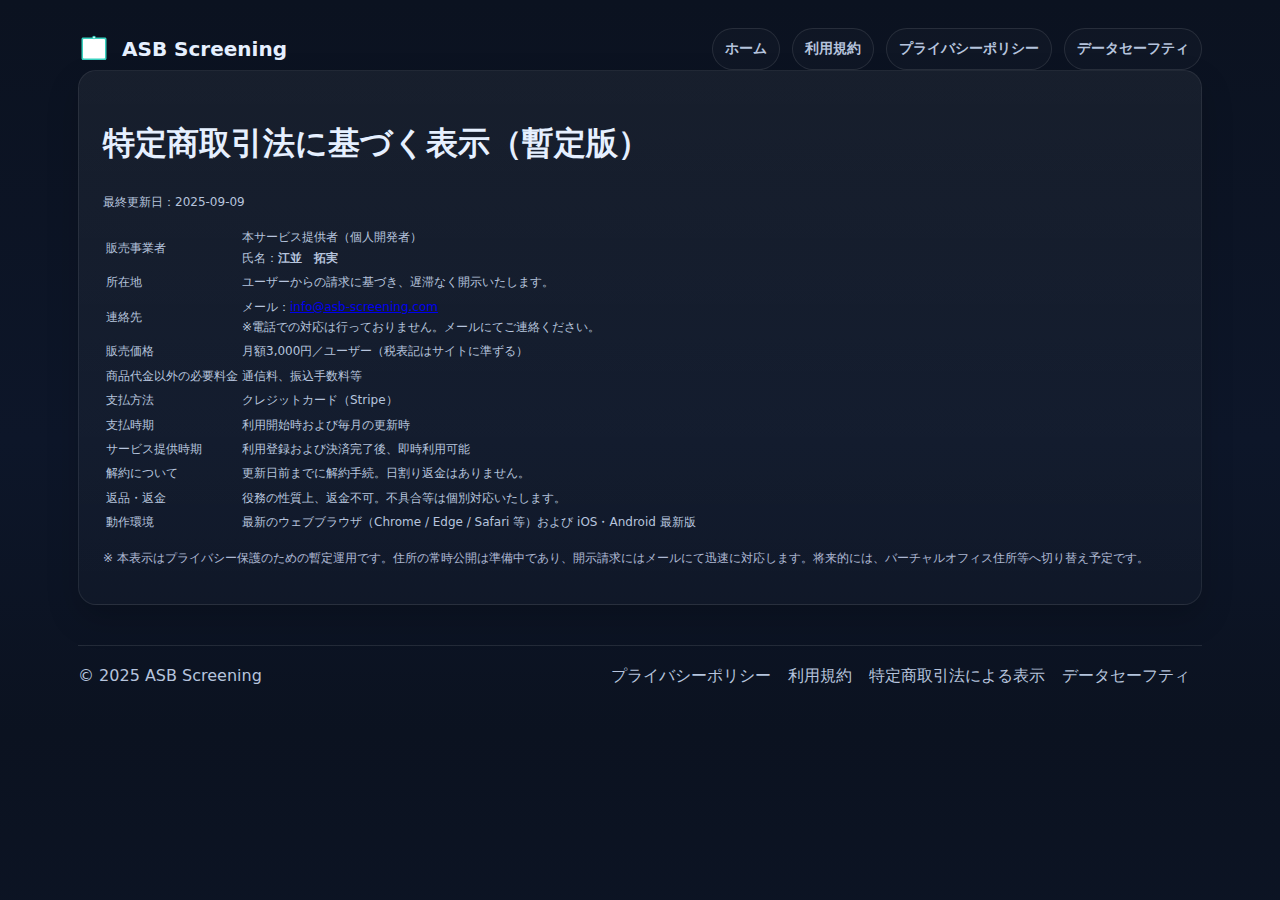
<file: tokutei.html>
<!doctype html>
<html lang="ja">
<head>
  <meta charset="utf-8">
  <meta name="viewport" content="width=device-width, initial-scale=1">
  <title>特定商取引法に基づく表示 | ASB Screening</title>
  <meta name="description" content="ASB Screening の特定商取引法に基づく表示（暫定版：住所は請求時に開示）です。">
  <link rel="canonical" href="https://asb-screening.com/tokutei.html">
  <meta property="og:type" content="website">
  <meta property="og:title" content="ASB Screening 特定商取引法に基づく表示（暫定版）">
  <meta property="og:description" content="ASB Screening の特定商取引法に基づく表示（暫定版：住所は請求時開示）です。">
  <meta property="og:url" content="https://asb-screening.com/tokutei.html">
  <link rel="icon" href="/assets/logo.svg" type="image/svg+xml">
  <link rel="stylesheet" href="/styles.css">
</head>
<body>
  <div class="container">
    <header class="header">
      <a class="logo" href="/"><img src="/assets/logo.svg" width="32" height="32" alt="ASB">ASB Screening</a>
      <nav class="nav">
        <a href="/">ホーム</a>
        <a href="/terms.html">利用規約</a>
        <a href="/privacy.html">プライバシーポリシー</a>
        <a href="/data-safety.html">データセーフティ</a>
      </nav>
    </header>

    <main class="card">
      <h1>特定商取引法に基づく表示（暫定版）</h1>
      <p class="small">最終更新日：2025-09-09</p>

      <table class="small">
        <tr>
          <td>販売事業者</td>
          <td>本サービス提供者（個人開発者）<br>氏名：<strong>江並　拓実</strong></td>
        </tr>
        <tr>
          <td>所在地</td>
          <td>ユーザーからの請求に基づき、遅滞なく開示いたします。</td>
        </tr>
        <tr>
          <td>連絡先</td>
          <td>
            メール：<a href="mailto:info@asb-screening.com">info@asb-screening.com</a><br>
            ※電話での対応は行っておりません。メールにてご連絡ください。
          </td>
        </tr>
        <tr>
          <td>販売価格</td>
          <td>月額3,000円／ユーザー（税表記はサイトに準ずる）</td>
        </tr>
        <tr>
          <td>商品代金以外の必要料金</td>
          <td>通信料、振込手数料等</td>
        </tr>
        <tr>
          <td>支払方法</td>
          <td>クレジットカード（Stripe）</td>
        </tr>
        <tr>
          <td>支払時期</td>
          <td>利用開始時および毎月の更新時</td>
        </tr>
        <tr>
          <td>サービス提供時期</td>
          <td>利用登録および決済完了後、即時利用可能</td>
        </tr>
        <tr>
          <td>解約について</td>
          <td>更新日前までに解約手続。日割り返金はありません。</td>
        </tr>
        <tr>
          <td>返品・返金</td>
          <td>役務の性質上、返金不可。不具合等は個別対応いたします。</td>
        </tr>
        <tr>
          <td>動作環境</td>
          <td>最新のウェブブラウザ（Chrome / Edge / Safari 等）および iOS・Android 最新版</td>
        </tr>
      </table>

      <p class="notice">
        ※ 本表示はプライバシー保護のための暫定運用です。住所の常時公開は準備中であり、開示請求にはメールにて迅速に対応します。将来的には、バーチャルオフィス住所等へ切り替え予定です。
      </p>
    </main>

    <footer class="footer">
      <div>© 2025 ASB Screening</div>
      <div>
        <a href="/privacy.html">プライバシーポリシー</a>
        <a href="/terms.html">利用規約</a>
        <a href="/tokutei.html" aria-current="page">特定商取引法による表示</a>
        <a href="/data-safety.html">データセーフティ</a>
      </div>
    </footer>
  </div>

  <!-- （任意）Cloudflare Web Analytics。運用時は token を差し替え -->
  <script defer src="https://static.cloudflareinsights.com/beacon.min.js"
          data-cf-beacon='{"token":"YOUR_TOKEN"}'></script>
</body>
</html>
</file>
<file: styles.css>
:root{--bg:#0b1220;--card:#0f182b;--accent:#39d2c0;--text:#e6f0ff;--muted:#b6c4dd;--border:rgba(255,255,255,.08)}
*{box-sizing:border-box}
html,body{margin:0;padding:0;font-family:system-ui,-apple-system,Segoe UI,Roboto,Helvetica,Arial,"Noto Sans JP",Apple Color Emoji,Segoe UI Emoji}
body{background:linear-gradient(180deg,var(--bg),#0d1629 60%,#0b1220);color:var(--text);line-height:1.7}
.container{max-width:1180px;margin:0 auto;padding:28px}
.header{display:flex;align-items:center;justify-content:space-between;gap:16px}
.logo{display:flex;align-items:center;gap:12px;font-weight:700;font-size:20px;text-decoration:none;color:var(--text)}
.badge{background:rgba(57,210,192,.12);border:1px solid rgba(57,210,192,.4);color:var(--accent);padding:4px 10px;border-radius:999px;font-size:12px}
.nav{display:flex;align-items:center;gap:12px}
.nav a{color:var(--muted);text-decoration:none;padding:8px 12px;border:1px solid rgba(255,255,255,.1);border-radius:999px;background:rgba(255,255,255,.02);white-space:nowrap;font-weight:600;font-size:14px}
.nav a:hover{color:var(--text);border-color:rgba(255,255,255,.18)}
.hero{display:grid;grid-template-columns:1.2fr .85fr;gap:24px;margin:52px 0 42px;align-items:start}
@media (max-width:980px){.hero{grid-template-columns:1fr}}
.card{background:linear-gradient(180deg,rgba(255,255,255,.05),rgba(255,255,255,.02));border:1px solid var(--border);border-radius:18px;padding:24px;box-shadow:0 14px 32px rgba(0,0,0,.18)}
.quiet-card{background:rgba(255,255,255,.02);box-shadow:none;border-color:rgba(255,255,255,.06)}
.h1{font-size:42px;line-height:1.2;margin:10px 0 14px}
.hero h2{line-height:1.5}
.lead{color:var(--muted);font-size:18px;margin:0 0 14px}
.cta{display:flex;gap:12px;margin-top:18px;flex-wrap:wrap}
.btn{background:var(--accent);color:#05221e;border:none;padding:12px 18px;border-radius:12px;font-weight:700;text-decoration:none;display:inline-flex;align-items:center;gap:8px}
.btn:hover{filter:brightness(1.05)}
.btn.secondary{background:transparent;color:var(--text);border:1px solid rgba(255,255,255,.2)}
.hero-copy{display:flex;flex-direction:column;gap:12px}
.hero-points{display:grid;grid-template-columns:repeat(auto-fit,minmax(210px,1fr));gap:16px;margin-top:6px}
.hero-label{font-weight:700;color:var(--text);margin-bottom:4px}
.hero-rail{display:flex;flex-direction:column;gap:16px}
.info-card{background:linear-gradient(180deg,rgba(255,255,255,.08),rgba(255,255,255,.02));border:1px solid rgba(255,255,255,.1);border-radius:16px;padding:20px;box-shadow:0 12px 28px rgba(0,0,0,.15);display:flex;flex-direction:column;gap:12px}
.info-card ul{margin:0;padding-left:18px;color:var(--muted);display:flex;flex-direction:column;gap:8px}
.pill-row{display:flex;flex-wrap:wrap;gap:8px;margin-top:4px}
.pill{display:inline-flex;align-items:center;gap:6px;padding:8px 12px;border-radius:999px;font-weight:700;font-size:13px;background:rgba(57,210,192,.15);color:var(--text);border:1px solid rgba(57,210,192,.4)}
.pill.ghost{background:rgba(255,255,255,.04);border-color:rgba(255,255,255,.14);color:var(--muted)}

.diagram-section{margin:32px 0 40px}
.diagram-shell{background:rgba(255,255,255,.03);border:1px solid var(--border);border-radius:20px;padding:32px 28px;box-shadow:0 12px 30px rgba(0,0,0,.16)}
.diagram-heading h2{margin:0 0 18px;font-size:30px}
.diagram-heading .lead{max-width:820px}
.concept-wrap{background:linear-gradient(180deg,rgba(255,255,255,.05),rgba(255,255,255,.02));border:1px solid var(--border);border-radius:16px;padding:20px;margin-bottom:28px}
.concept-figure{margin:0;display:flex;flex-direction:column;gap:14px;align-items:center}
.concept-images{position:relative;width:100%;display:flex;justify-content:center}
.concept-main{width:100%;max-width:980px;border-radius:16px;border:1px solid rgba(255,255,255,.12);box-shadow:0 12px 28px rgba(0,0,0,.2)}
.concept-figure figcaption{text-align:center;color:var(--muted);font-size:15px;line-height:1.7}
.screens{margin-top:52px}
.screens-grid{display:grid;grid-template-columns:repeat(3,1fr);gap:18px}
.screen-card{background:linear-gradient(180deg,rgba(255,255,255,.05),rgba(255,255,255,.01));border:1px solid var(--border);border-radius:14px;padding:16px;box-shadow:0 10px 24px rgba(0,0,0,.18);margin:0;display:flex;flex-direction:column;gap:12px}
.screen-card img{width:100%;height:auto;border-radius:10px;border:1px solid rgba(255,255,255,.12);box-shadow:0 8px 18px rgba(0,0,0,.22)}
.screen-card figcaption{color:var(--muted);font-size:14px;line-height:1.6}
.diagram-closing{text-align:center;font-size:22px;font-weight:700;margin-top:40px;padding:18px 12px;border-radius:12px;background:rgba(57,210,192,.08);border:1px solid rgba(57,210,192,.25);color:var(--text)}
@media (max-width:900px){.concept-main{width:100%}}
@media (max-width:800px){.diagram-shell{padding:26px 22px}.screens-grid{grid-template-columns:repeat(2,1fr)}}
@media (max-width:560px){.diagram-shell{padding:22px 16px}.diagram-heading h2{font-size:26px}.screens-grid{grid-template-columns:1fr}.screens{margin-top:36px}.concept-figure figcaption{font-size:14px}}
.header{flex-wrap:wrap}
@media (max-width:720px){.header{flex-direction:column;align-items:flex-start;gap:12px}.nav{width:100%;justify-content:flex-end;flex-wrap:wrap}.nav a{flex:0 1 auto}}
.three-things{margin:72px 0 48px}
.three-things h2{margin:0 0 12px}
.section-top{display:flex;align-items:flex-start;justify-content:space-between;gap:18px;flex-wrap:wrap;margin-bottom:18px}
.three-grid{display:grid;grid-template-columns:repeat(3,1fr);gap:16px}
@media (max-width:1000px){.three-grid{grid-template-columns:1fr 1fr}}
@media (max-width:650px){.three-grid{grid-template-columns:1fr}}
.feature-card{background:rgba(255,255,255,.03);border:1px solid var(--border);border-radius:14px;padding:18px;line-height:1.7;box-shadow:0 8px 20px rgba(0,0,0,.14)}
.feature-card h3{margin:4px 0 10px;font-size:18px}
.pricing-shell{display:grid;grid-template-columns:1.1fr .9fr;gap:24px;align-items:start;margin:40px 0 32px}
@media (max-width:900px){.pricing-shell{grid-template-columns:1fr}}
.pricing-copy{background:rgba(255,255,255,.03);border:1px solid var(--border);border-radius:16px;padding:22px;box-shadow:0 10px 24px rgba(0,0,0,.15);line-height:1.8}
.pricing-copy h2{margin-top:0}
.price-points{display:grid;grid-template-columns:repeat(auto-fit,minmax(240px,1fr));gap:14px;margin-top:12px}
.price-points h4{margin:0 0 6px}
.pricing-card{background:linear-gradient(180deg,rgba(255,255,255,.05),rgba(255,255,255,.02));border:1px solid var(--border);border-radius:16px;padding:22px;display:flex;flex-direction:column;gap:18px;box-shadow:0 10px 24px rgba(0,0,0,.15)}
.price-label{font-size:26px;font-weight:800;color:var(--text);padding:14px 12px;border-radius:12px;background:rgba(57,210,192,.12);border:1px solid rgba(57,210,192,.3);text-align:center}
.cta.vertical{flex-direction:column;align-items:flex-start}
.cta.vertical .btn{width:100%;justify-content:center}
.free-note{font-size:13px;color:var(--muted);line-height:1.8;background:rgba(255,255,255,.02);border:1px dashed rgba(255,255,255,.18);border-radius:12px;padding:12px}
.eyebrow{color:var(--accent);letter-spacing:.08em;text-transform:uppercase;font-size:12px;font-weight:700;margin:0 0 4px}
.faq{display:grid;grid-template-columns:repeat(3,1fr);gap:16px;margin:50px 0 32px}
@media (max-width:960px){.faq{grid-template-columns:1fr 1fr}}
@media (max-width:640px){.faq{grid-template-columns:1fr}}
.faq-heading{grid-column:1/-1;font-size:18px;color:var(--muted)}
.faq .q{background:rgba(255,255,255,.03);border:1px solid var(--border);border-radius:12px;padding:16px;line-height:1.8;box-shadow:0 6px 16px rgba(0,0,0,.12)}
.footer{margin:40px 0 16px;padding-top:16px;border-top:1px solid rgba(255,255,255,.1);display:flex;flex-wrap:wrap;align-items:center;gap:12px;justify-content:space-between;color:var(--muted)}
.footer a{color:var(--muted);text-decoration:none;margin-right:12px}
.small{font-size:12px;color:var(--muted)}
.notice{font-size:12px;color:#c9d4ee;opacity:.85}.safety{display:flex;flex-direction:column;gap:32px}
.safety-section h2{margin-bottom:8px}
.safety-grid{display:grid;grid-template-columns:repeat(auto-fit,minmax(220px,1fr));gap:16px}
.safety-card{background:rgba(255,255,255,.03);border:1px solid rgba(255,255,255,.08);border-radius:12px;padding:18px;display:flex;flex-direction:column;gap:8px}
.safety-card h3{margin:0;color:var(--accent)}
.safety-list{margin:0;padding-left:20px;display:flex;flex-direction:column;gap:8px}
.safety-list li{margin:0}
.step-list{margin:0;padding-left:20px;display:grid;gap:24px}
.step-list figure{margin:0;display:flex;flex-direction:column;gap:12px}
.step-list img{border:1px solid rgba(255,255,255,.12);border-radius:12px;box-shadow:0 6px 18px rgba(0,0,0,.35);width:100%;height:auto}
.step-list figcaption{font-size:14px;color:var(--muted)}
.bold{font-weight:700}
@media (min-width:960px){.step-list{grid-template-columns:repeat(3,minmax(0,1fr))}}
@media (max-width:959px){.step-list{grid-template-columns:repeat(2,minmax(0,1fr))}}
@media (max-width:599px){.step-list{grid-template-columns:1fr;padding-left:16px}}
</file>
